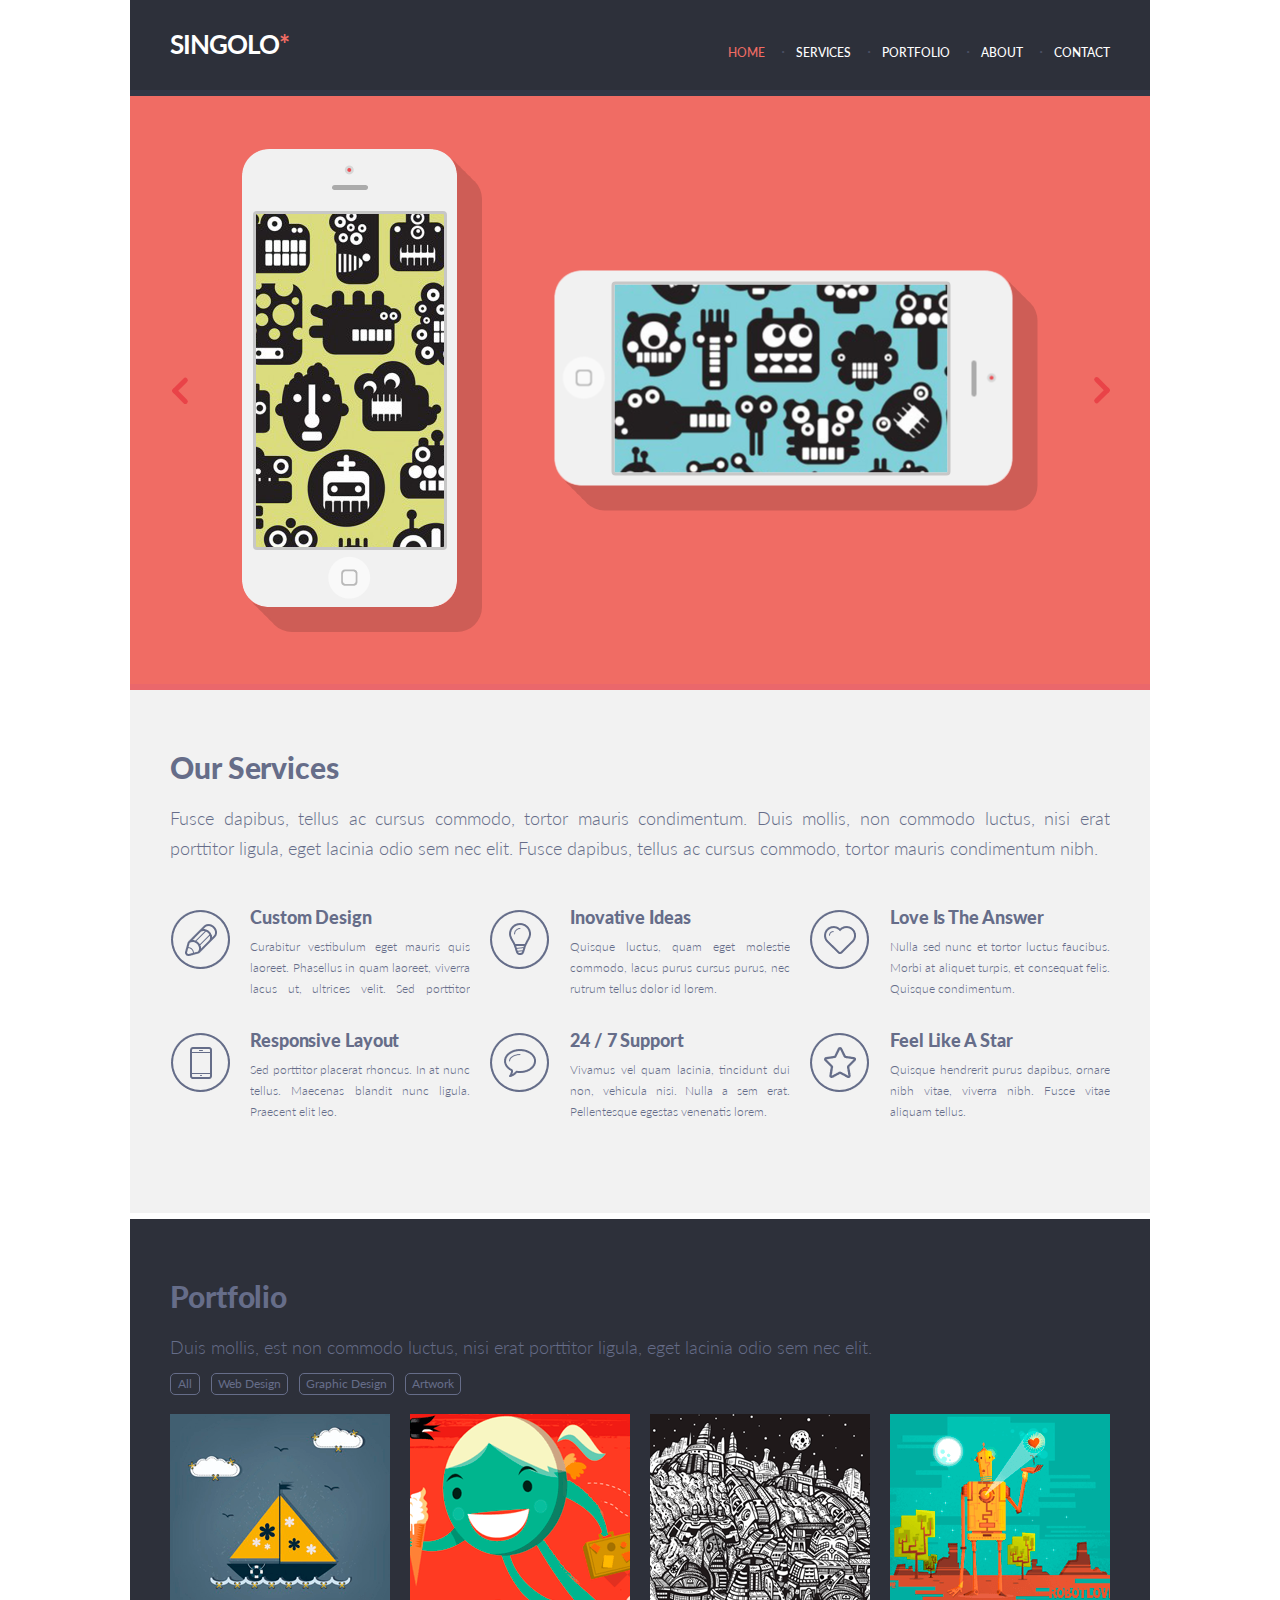
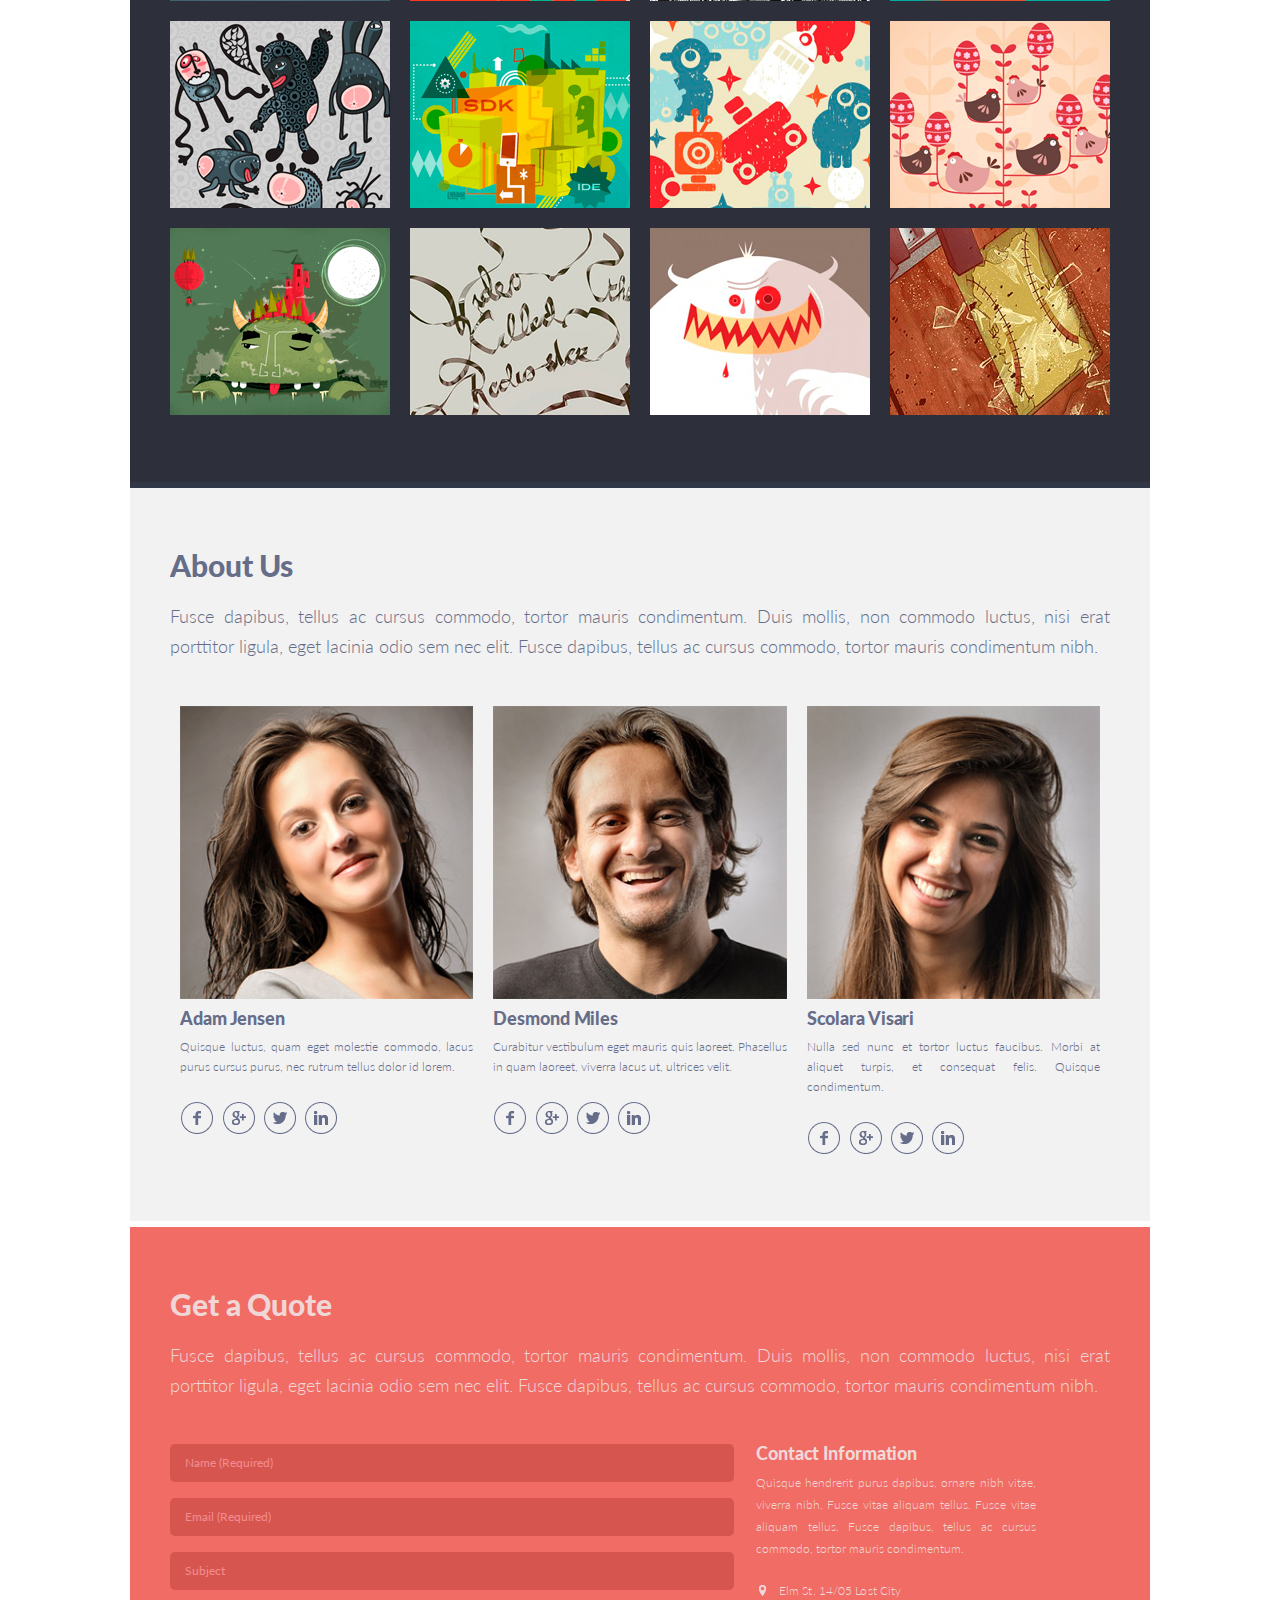
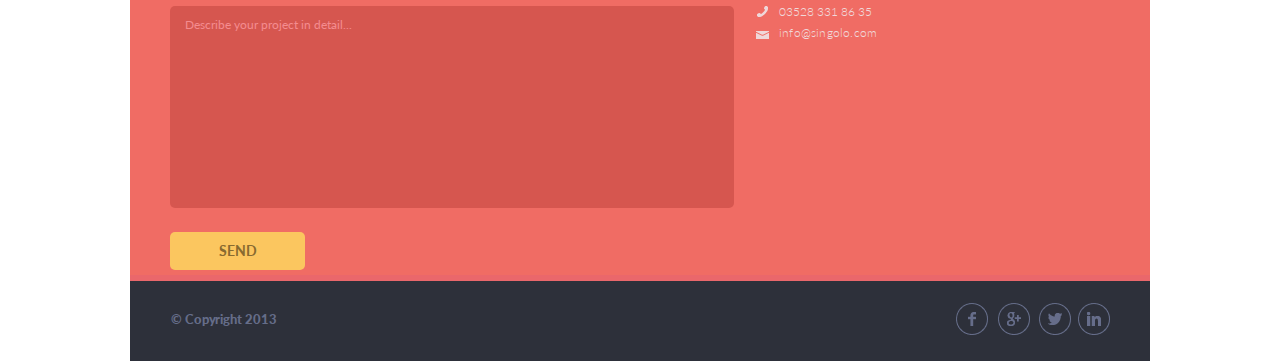
<file: index.html>
<!DOCTYPE html>
<html lang="en">

<head>
    <meta charset="UTF-8">
    <meta name="viewport" content="width=device-width, initial-scale=1.0">
    <title>Singolo</title>
    <link rel="stylesheet" href="style.css" type="text/css">
</head>

<body>
    <script src="script.js" type="text/javascript"></script>
    <div class="wrapper">
        <header class="header">
            <div class="logo_container">
                <div class="header_hanburger hamburger"><span class="hamburger_line"></span></div>
                <h1 class="logo" id="logo">Singolo<span>*</span></h1>
                <nav class="menu" id="menu">
                    <ul class="menu-list">
                        <li><a class="menu-item active" href="#logo">Home</a></li>
                        <li><a class="menu-item" href="#services">Services</a></li>
                        <li><a class="menu-item" href="#portfolio">Portfolio</a></li>
                        <li><a class="menu-item" href="#about">About</a></li>
                        <li><a class="menu-item" href="#contact">Contact</a></li>
                    </ul>
                </nav>
            </div>
        </header>

        <main class="main">
            <section class="slider-section">

                <div class="slider-arrow prev"></div>
                <ul class="slider-container">
                    <li class="slide-img frst showing">
                        <div class="border">
                            <div class="phone vertical">
                                <div class="screen"></div>
                                <div class="buttn"></div>
                            </div>
                            <div class="phone horizont">
                                <div class="screen"></div>
                                <div class="buttn"></div>
                            </div>
                        </div>
                    </li>
                    <li class="slide-img scnd">
                        <div class="phone vertical">
                            <div class="screen"></div>
                            <div class="buttn"></div>
                        </div>
                    </li>
                </ul>
                <div class="slider-arrow next"></div>
            </section>
            <section class="services">
                <div class="no-hover" id="services"></div>
                <div class="desc">
                    <h2>Our Services</h2>
                    <p>Fusce dapibus, tellus ac cursus commodo, tortor mauris condimentum. Duis mollis, non commodo luctus, nisi erat porttitor ligula, eget lacinia odio sem nec elit. Fusce dapibus, tellus ac cursus commodo, tortor mauris condimentum nibh.</p>
                </div>
                <div class="services_grid ">
                    <article class="grid-item art1 ">
                        <div class="desc">
                            <h3>Custom Design </h3>
                            <p>Curabitur vestibulum eget mauris quis laoreet. Phasellus in quam laoreet, viverra lacus ut, ultrices velit. Sed porttitor placerat rhoncus. In at nunc tellus. Maecenas blandit nunc ligula. </p>
                        </div>
                    </article>
                    <article class="grid-item art2 ">
                        <div class="desc">
                            <h3>Inovative Ideas</h3>
                            <p>Quisque luctus, quam eget molestie commodo, lacus purus cursus purus, nec rutrum tellus dolor id lorem.</p>
                        </div>
                    </article>
                    <article class="grid-item art3 ">
                        <div class="desc">
                            <h3>Love Is The Answer</h3>
                            <p>Nulla sed nunc et tortor luctus faucibus. Morbi at aliquet turpis, et consequat felis. Quisque condimentum.</p>
                        </div>
                    </article>
                    <article class="grid-item art4 ">
                        <div class="desc">
                            <h3>Responsive Layout</h3>
                            <p>Sed porttitor placerat rhoncus. In at nunc tellus. Maecenas blandit nunc ligula. Praecent elit leo.</p>
                        </div>
                    </article>
                    <article class="grid-item art5 ">
                        <div class="desc">
                            <h3>24 / 7 Support</h3>
                            <p>Vivamus vel quam lacinia, tincidunt dui non, vehicula nisi. Nulla a sem erat. Pellentesque egestas venenatis lorem.</p>
                        </div>
                    </article>
                    <article class="grid-item art6 ">
                        <div class="desc">
                            <h3>Feel Like A Star</h3>
                            <p>Quisque hendrerit purus dapibus, ornare nibh vitae, viverra nibh. Fusce vitae aliquam tellus.</p>
                        </div>
                    </article>
                </div>
            </section>
            <section class="portfolio ">
                <div class="no-hover" id="portfolio"></div>
                <div class="desc">
                    <h2>Portfolio</h2>
                    <p>Duis mollis, est non commodo luctus, nisi erat porttitor ligula, eget lacinia odio sem nec elit.</p>
                </div>
                <div class="filter-buttons">
                    <span class="button all">All</span>
                    <span class="button web-design">Web Design</span>
                    <span class="button graph-design">Graphic Design</span>
                    <span class="button art">Artwork</span>
                </div>
                <div class="grid">
                    <img class="gr gr1" src="assets/portfolio-1.png" alt="img_1">
                    <img class="gr gr2 " src="assets/portfolio-2.png" alt="img_2">
                    <img class="gr gr3 " src="assets/portfolio-3.png" alt="img_3">
                    <img class="gr gr4 " src="assets/portfolio-4.png" alt="img_4">
                    <img class="gr gr5 " src="assets/portfolio-5.png" alt="img_5">
                    <img class="gr gr6 " src="assets/portfolio-6.png" alt="img_6">
                    <img class="gr gr7 " src="assets/portfolio-7.png" alt="img_7">
                    <img class="gr gr8 " src="assets/portfolio-8.png" alt="img_8">
                    <img class="gr gr9 " src="assets/portfolio-9.png" alt="img_9">
                    <img class="gr gr10 " src="assets/portfolio-10.png" alt="img_10">
                    <img class="gr gr11 " src="assets/portfolio-11.png" alt="img_11">
                    <img class="gr gr12 " src="assets/portfolio-12.png" alt="img_12">

                    <img class="gr gr10 " src="assets/portfolio-10.png" alt="img_10">
                    <img class="gr gr11 " src="assets/portfolio-11.png" alt="img_11">
                    <img class="gr gr12 " src="assets/portfolio-12.png" alt="img_12">
                </div>
            </section>
            <section class="about_us">
                <div class="no-hover" id="about"></div>
                <div class="desc">
                    <h2>About Us</h2>
                    <p>Fusce dapibus, tellus ac cursus commodo, tortor mauris condimentum. Duis mollis, non commodo luctus, nisi erat porttitor ligula, eget lacinia odio sem nec elit. Fusce dapibus, tellus ac cursus commodo, tortor mauris condimentum nibh.</p>
                </div>
                <div class="grid">
                    <article class="grid-item gr1">
                        <img src="assets/photo3.png" alt="employee-1">
                        <div class="desc">
                            <h3>Adam Jensen</h3>
                            <p>Quisque luctus, quam eget molestie commodo, lacus purus cursus purus, nec rutrum tellus dolor id lorem.</p>
                        </div>
                        <div class="social">
                            <a class="fb" href="#fb"></a>
                            <a class="ggl" href="#ggl"></a>
                            <a class="twt" href="#twt"></a>
                            <a class="lin" href="#lin"></a>
                        </div>
                    </article>
                    <article class="grid-item gr2">
                        <img src="assets/photo1.png" alt="employee-2">
                        <div class="desc">
                            <h3>Desmond Miles</h3>
                            <p>Curabitur vestibulum eget mauris quis laoreet. Phasellus in quam laoreet, viverra lacus ut, ultrices velit.</p>
                        </div>
                        <div class="social">
                            <a class="fb" href="#fb"></a>
                            <a class="ggl" href="#ggl"></a>
                            <a class="twt" href="#twt"></a>
                            <a class="lin" href="#lin"></a>
                        </div>
                    </article>
                    <article class="grid-item gr3 ">
                        <img src="assets/photo.png" alt="employee-3">
                        <div class="desc">
                            <h3>Scolara Visari</h3>
                            <p>Nulla sed nunc et tortor luctus faucibus. Morbi at aliquet turpis, et consequat felis. Quisque condimentum.</p>

                        </div>
                        <div class="social">
                            <a class="fb" href="#fb"></a>
                            <a class="ggl" href="#ggl"></a>
                            <a class="twt" href="#twt"></a>
                            <a class="lin" href="#lin"></a>
                        </div>
                    </article>
                </div>
            </section>
            <section class="form">
                <div class="no-hover" id="contact"></div>
                <form name="singolo_form" action="/" method="POST ">
                    <div class="desc">
                        <h2>Get a Quote</h2>
                        <p>Fusce dapibus, tellus ac cursus commodo, tortor mauris condimentum. Duis mollis, non commodo luctus, nisi erat porttitor ligula, eget lacinia odio sem nec elit. Fusce dapibus, tellus ac cursus commodo, tortor mauris condimentum
                            nibh.
                        </p>
                    </div>
                    <div class="no-wrap">
                        <div class="inputs">
                            <input name="user_name" type="text" placeholder="Name (Required)" minlength="6" maxlength="255 " required>
                            <input name="user_email" type="mail " placeholder="Email (Required)" pattern="^([a-zA-Z0-9_\-\.]+)@([a-zA-Z0-9_\-\.]+)\.([a-zA-Z]{2,5})$" maxlength="255" minlength="6" required>
                            <input id="theme_subject" type="text" placeholder="Subject" minlength="6" maxlength="255">

                            <textarea id="textarea_details" placeholder="Describe your project in detail... " maxlength="615 "></textarea>
                            <input class="submit" name="submit_button" type="submit" value="SEND">
                            <div class="modal">
                                <p class="modal_text"></p>
                                <button class="close">Close</button>
                            </div>
                        </div>

                        <div class="contact_info">
                            <div class="desc">
                                <h3 id="contact">Contact Information</h3>
                                <p>Quisque hendrerit purus dapibus, ornare nibh vitae, viverra nibh. Fusce vitae aliquam tellus. Fusce vitae aliquam tellus. Fusce dapibus, tellus ac cursus commodo, tortor mauris condimentum.</p>
                            </div>
                            <div class="contact_links">
                                <a class="location" href="https://www.google.com/maps/@32.9987644,-15.6999934,5.25z ">Elm St. 14/05 Lost City</a>
                                <a class="contact_phone" href="tel:035983318635 ">03528 331 86 35</a>
                                <a class="contact_mail" href="mailto:info@singolo.com">info@singolo.com</a>
                            </div>

                        </div>
                    </div>
                </form>
            </section>
        </main>

        <footer class="footer">
            <span class="copyright">© Copyright 2013 </span>
            <div class="social">
                <a class="fb" href="#fb"></a>
                <a class="ggl" href="#ggl"></a>
                <a class="twt" href="#twt"></a>
                <a class="lin" href="#lin"></a>
            </div>
        </footer>
    </div>

</body>

</html>
</file>
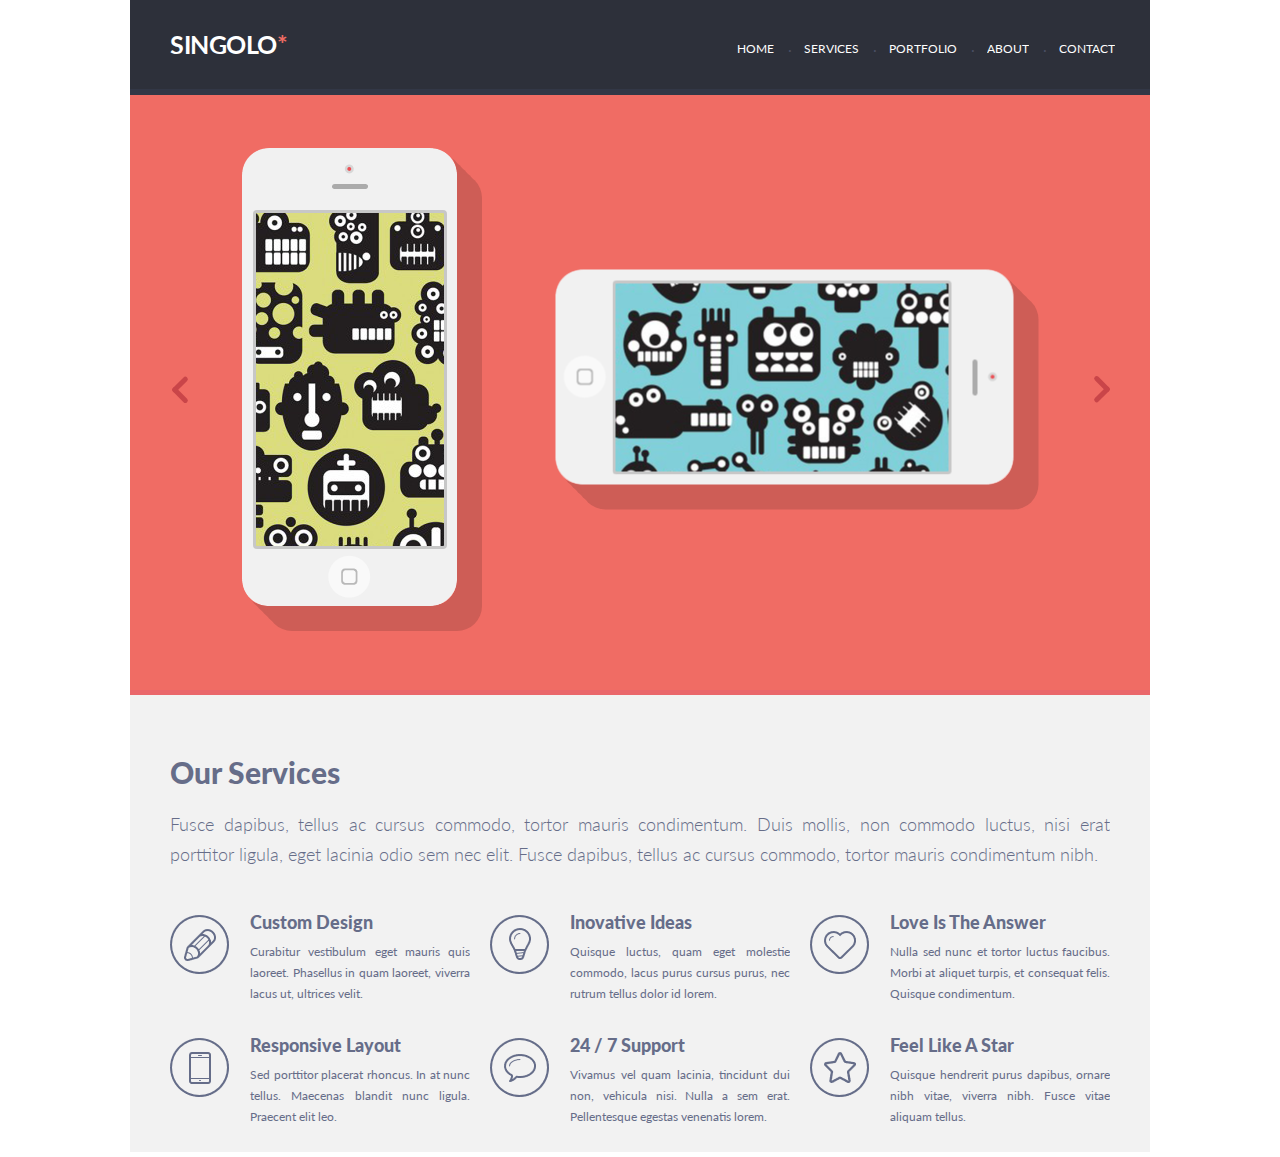
<file: singolo1.html>
<!DOCTYPE html>
<html lang="en">

<head>
    <meta charset="UTF-8">
    <meta name="viewport" content="width=device-width, initial-scale=1.0">
    <title>Singolo1</title>
    <link rel="stylesheet" href="singolo1.css" type="text/css">
</head>

<body>
    <header class="header">
        <h1 class="logo" id="logo">Singolo<span>*</span></h1>
        <nav class="menu">
            <ul class="menu-list">
                <li class="menu-item"><a href="">Home</a></li>
                <li class="menu-item"><a href="">Services</a></li>
                <li class="menu-item"><a href="">Portfolio</a></li>
                <li class="menu-item"><a href="">About</a></li>
                <li class="menu-item"><a href="">Contact</a></li>
            </ul>
        </nav>
    </header>

    <main class="main">
        <section class="slider">
            <div class="slider-arrow back"></div>
            <div class="img-slide phone vertical">
                <div class="screen"></div>
            </div>
            <div class="img-slide phone horizont">
                <div class="screen"></div>
            </div>
            <div class="slider-arrow ahead"></div>
        </section>
        <section class="desc" id="description">
            <h1>Our Services</h1>
            <p>Fusce dapibus, tellus ac cursus commodo, tortor mauris condimentum. Duis mollis, non commodo luctus, nisi erat porttitor ligula, eget lacinia odio sem nec elit. Fusce dapibus, tellus ac cursus commodo, tortor mauris condimentum nibh.
            </p>
        </section>
        <section class="grid" id="grid">
            <article class="grid-item art1">
                <h2>Custom Design </h2>
                <p>Curabitur vestibulum eget mauris quis laoreet. Phasellus in quam laoreet, viverra lacus ut, ultrices velit.</p>

            </article>
            <article class="grid-item art2">
                <h2>Inovative Ideas</h2>
                <p>Quisque luctus, quam eget molestie commodo, lacus purus cursus purus, nec rutrum tellus dolor id lorem.</p>
            </article>
            <article class="grid-item art3">
                <h2>Love Is The Answer</h2>
                <p>Nulla sed nunc et tortor luctus faucibus. Morbi at aliquet turpis, et consequat felis. Quisque condimentum.</p>
            </article>
            <article class="grid-item art4">
                <h2>Responsive Layout</h2>
                <p>Sed porttitor placerat rhoncus. In at nunc tellus. Maecenas blandit nunc ligula. Praecent elit leo.</p>
            </article>
            <article class="grid-item art5">
                <h2>24 / 7 Support</h2>
                <p>Vivamus vel quam lacinia, tincidunt dui non, vehicula nisi. Nulla a sem erat. Pellentesque egestas venenatis lorem.</p>
            </article>
            <article class="grid-item art6">
                <h2>Feel Like A Star</h2>
                <p>Quisque hendrerit purus dapibus, ornare nibh vitae, viverra nibh. Fusce vitae aliquam tellus.</p>
            </article>
        </section>
    </main>

    <footer class="footer"></footer>
</body>


</html>
</file>
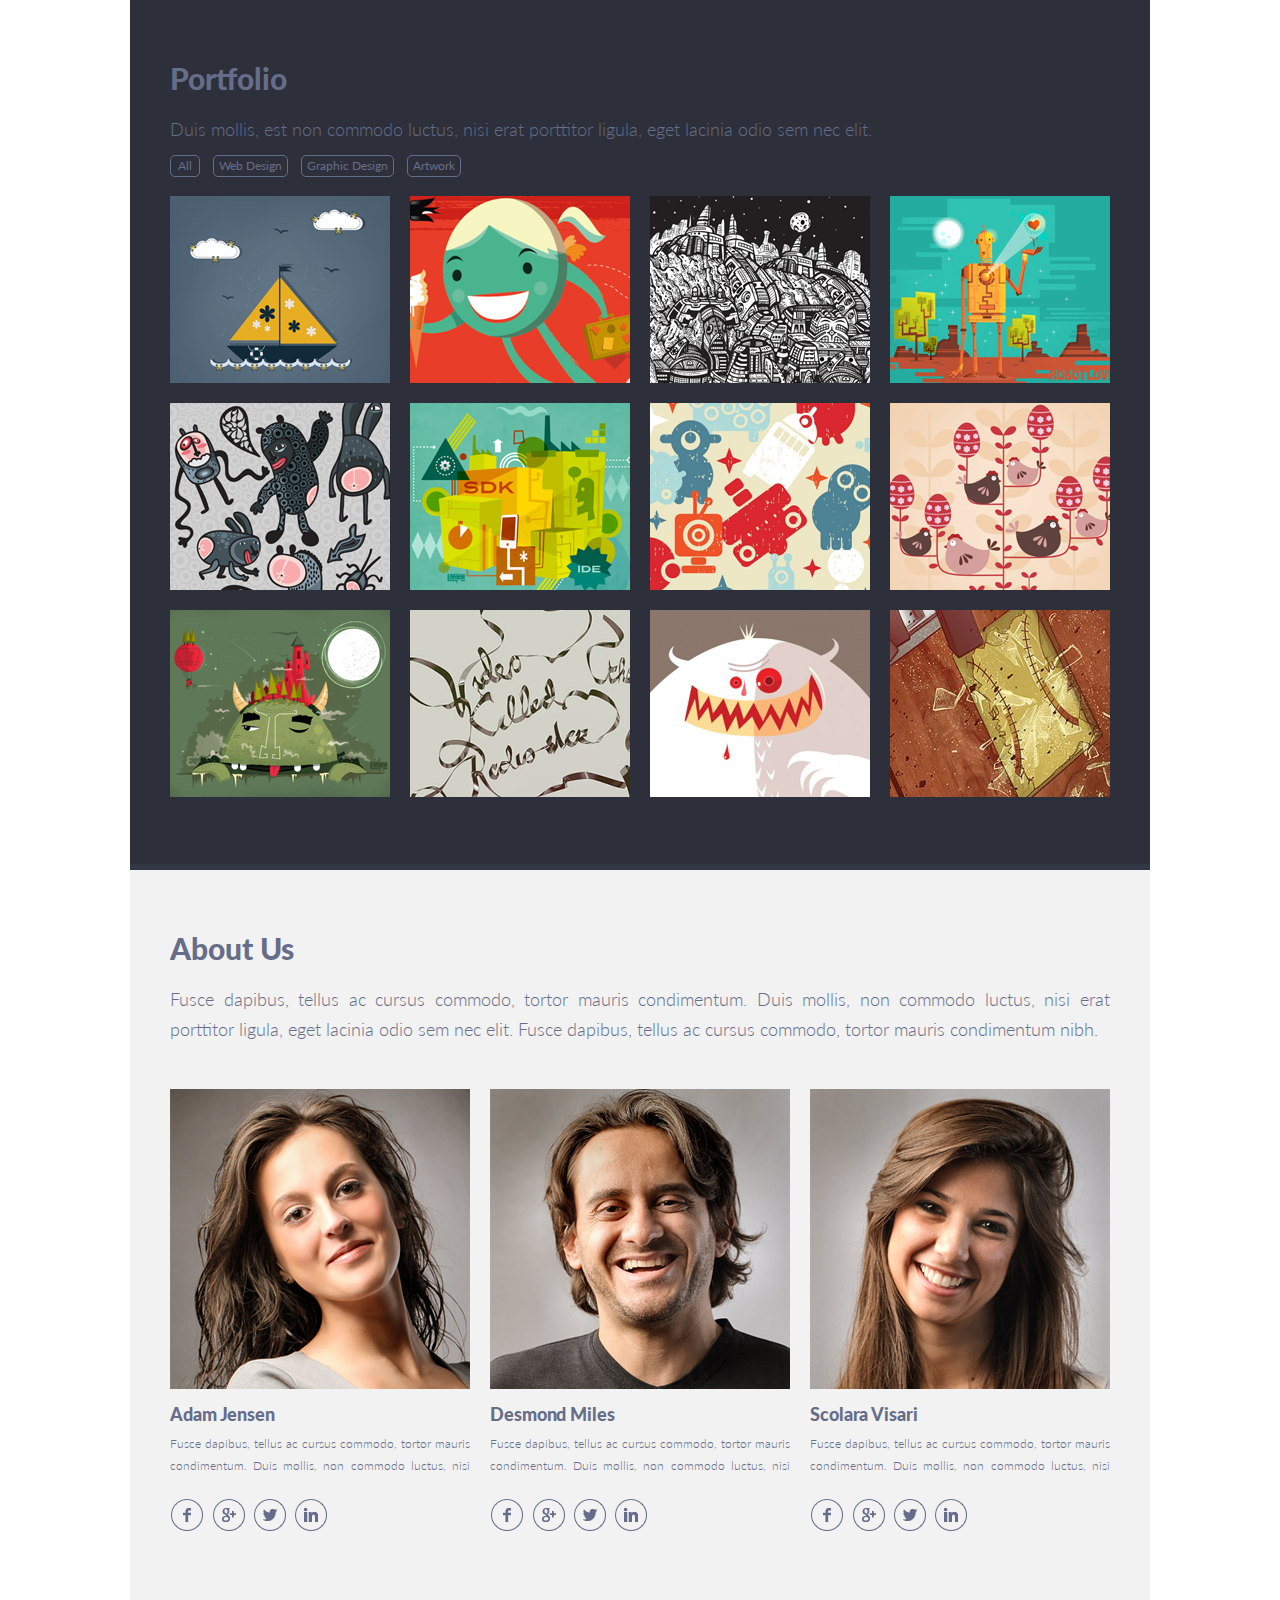
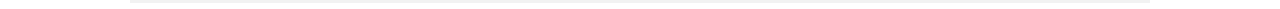
<file: singolo2.html>
<!DOCTYPE html>
<html lang="en">

<head>
    <meta charset="UTF-8">
    <meta name="viewport" content="width=device-width, initial-scale=1.0">
    <title>Singolo2</title>
    <link rel="stylesheet" type="text/css" href="singolo2.css" />
</head>

<body>
    <section class="portfolio">
        <h2>Portfolio</h2>
        <p>Duis mollis, est non commodo luctus, nisi erat porttitor ligula, eget lacinia odio sem nec elit.</p>
        <div class="filter-buttons">
            <span class="button all">All</span>
            <span class="button web-design">Web Design</span>
            <span class="buttongraph-design">Graphic Design</span>
            <span class="button art">Artwork</span>
        </div>
        <div class="grid">
            <div class="gr1"></div>
            <div class="gr2"></div>
            <div class="gr3"></div>
            <div class="gr4"></div>
            <div class="gr5"></div>
            <div class="gr6"></div>
            <div class="gr7"></div>
            <div class="gr8"></div>
            <div class="gr9"></div>
            <div class="gr10"></div>
            <div class="gr11"></div>
            <div class="gr12"></div>
        </div>
    </section>
    <section class="about_us">
        <h2>About Us</h2>
        <p>Fusce dapibus, tellus ac cursus commodo, tortor mauris condimentum. Duis mollis, non commodo luctus, nisi erat porttitor ligula, eget lacinia odio sem nec elit. Fusce dapibus, tellus ac cursus commodo, tortor mauris condimentum nibh.</p>
        <div class="grid">
            <article class="grid-item gr1">
                <h3>Adam Jensen</h3>
                <p>Fusce dapibus, tellus ac cursus commodo, tortor mauris condimentum. Duis mollis, non commodo luctus, nisi erat porttitor ligula, eget lacinia odio sem nec elit. Fusce dapibus, tellus ac cursus commodo, tortor mauris condimentum nibh.</p>
                <div class="social">
                    <a class="fb" href="#fb"></a>
                    <a class="ggl" href="#ggl"></a>
                    <a class="twt" href="#twt"></a>
                    <a class="lin" href="#lin"></a>
                </div>
            </article>
            <article class="grid-item gr2">
                <h3>Desmond Miles</h3>
                <p>Fusce dapibus, tellus ac cursus commodo, tortor mauris condimentum. Duis mollis, non commodo luctus, nisi erat porttitor ligula, eget lacinia odio sem nec elit. Fusce dapibus, tellus ac cursus commodo, tortor mauris condimentum nibh.</p>
                <div class="social">
                    <a class="fb" href="#fb"></a>
                    <a class="ggl" href="#ggl"></a>
                    <a class="twt" href="#twt"></a>
                    <a class="lin" href="#lin"></a>
                </div>
            </article>
            <article class="grid-item gr3">
                <h3>Scolara Visari</h3>
                <p>Fusce dapibus, tellus ac cursus commodo, tortor mauris condimentum. Duis mollis, non commodo luctus, nisi erat porttitor ligula, eget lacinia odio sem nec elit. Fusce dapibus, tellus ac cursus commodo, tortor mauris condimentum nibh.</p>
                <div class="social">
                    <a class="fb" href="#fb"></a>
                    <a class="ggl" href="#ggl"></a>
                    <a class="twt" href="#twt"></a>
                    <a class="lin" href="#lin"></a>
                </div>
            </article>
        </div>
    </section>
</body>

</html>
</file>
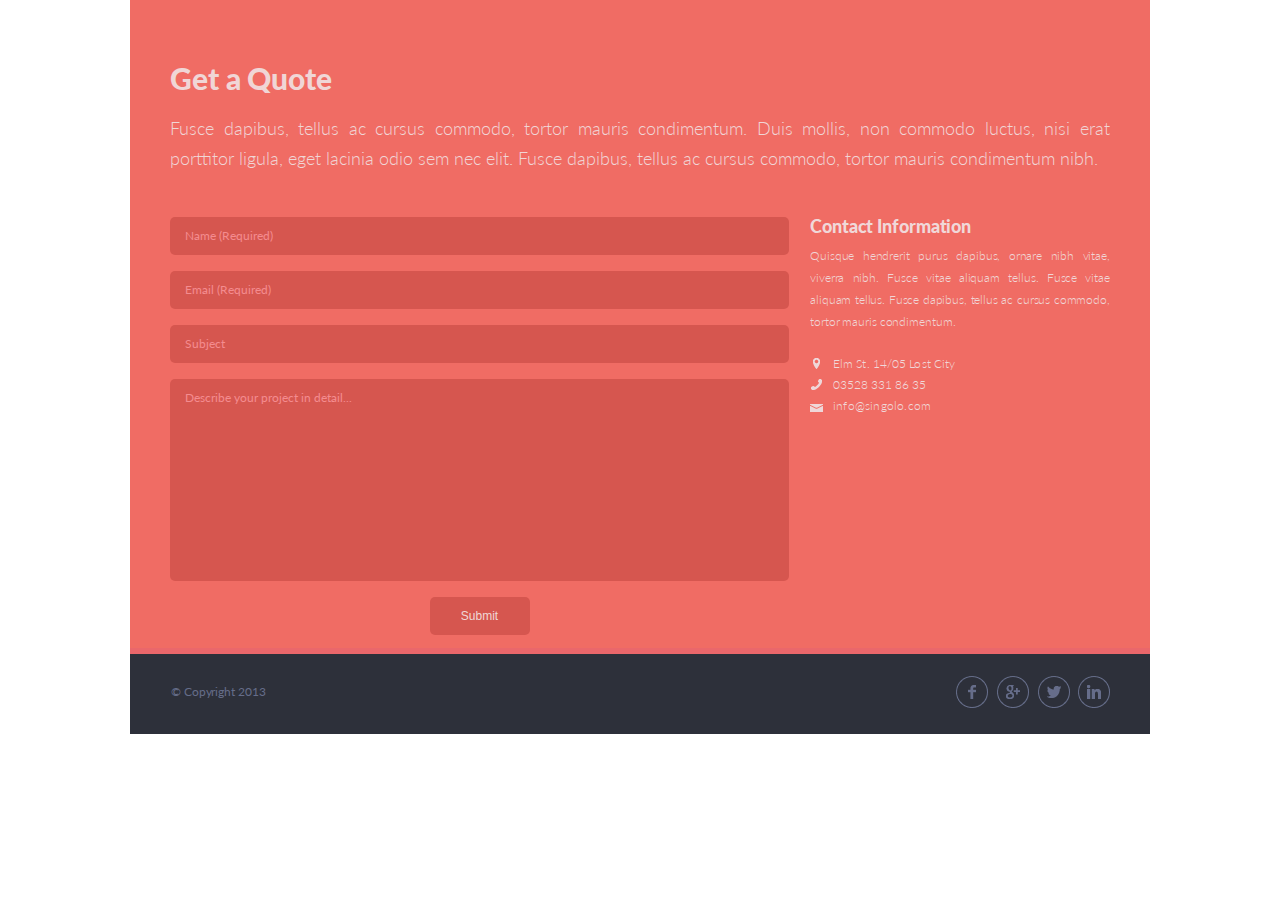
<file: singolo3.html>
<!DOCTYPE html>
<html lang="en">

<head>
    <meta charset="UTF-8">
    <meta name="viewport" content="width=device-width, initial-scale=1.0">
    <title>Singolo3</title>
    <link rel="stylesheet" type="text/css" href="singolo3.css">
</head>

<body>
    <form name="singolo_form" action="URL" method="POST">

        <div class="form_desc">
            <h2>Get a Quote</h2>
            <p>Fusce dapibus, tellus ac cursus commodo, tortor mauris condimentum. Duis mollis, non commodo luctus, nisi erat porttitor ligula, eget lacinia odio sem nec elit. Fusce dapibus, tellus ac cursus commodo, tortor mauris condimentum nibh.</p>

        </div>
        <div class="inputs">
            <input name="user_name" type="text" placeholder="Name (Required)" maxlength="64" required>
            <input name="user_email" type="mail" placeholder="Email (Required)" maxlength="64" required>
            <input name="theme_subject" type="text" placeholder="Subject" maxlength="64">

            <textarea name="textarea_details" placeholder="Describe your project in detail..." maxlength="255"></textarea>
            <input class="submit" name="submit_button" type="submit" value="Submit">
        </div>

        <aside class="contact_info">
            <h3>Contact Information</h3>
            <p>Quisque hendrerit purus dapibus, ornare nibh vitae, viverra nibh. Fusce vitae aliquam tellus. Fusce vitae aliquam tellus. Fusce dapibus, tellus ac cursus commodo, tortor mauris condimentum.</p>



            <div class="contact_links">
                <a class="location" href="https://www.google.com/maps/@32.9987644,-15.6999934,5.25z">Elm St. 14/05 Lost City</a>
                <a class="contact_phone" href="tel:035983318635">03528 331 86 35</a>
                <a class="contact_mail" href="mailto:info@singolo.com">info@singolo.com</a>
            </div>
        </aside>

    </form>
    <footer>
        <p>© Copyright 2013</p>
        <div class="social">
            <a class="fb" href="#fb"></a>
            <a class="ggl" href="#ggl"></a>
            <a class="twt" href="#twt"></a>
            <a class="lin" href="#lin"></a>
        </div>
    </footer>

</body>

</html>
</file>
<file: style.css>
@import url('https://fonts.googleapis.com/css?family=Lato:300,400,500,600,700,800,900&display=swap');
 /* @font-face {
    font-family: 'Lato';
    src: url('Lato-Regular.ttf') format('truetype'), url('Lato-Light.ttf') format('truetype'), url('Lato-Bold.ttf') format('truetype'), url('Lato-Thin.ttf') format('truetype'), url('Lato-Black.ttf') format('truetype');
} */
 
 * {
     margin: 0;
     padding: 0;
 }
 
 body {
     font-family: 'Lato', sans-serif;
     font-size: 18px;
 }
 
 body.blocked {
     overflow: hidden;
 }
 
 h1,
 h2,
 h3 {
     letter-spacing: -0.1px;
     white-space: nowrap;
     scroll-margin-top: 8rem;
 }
 
 .header {
     position: sticky;
     /* position: relative; */
     top: 0;
     z-index: 6;
     background: #2D303A;
     border-bottom: 6px solid #323746;
     text-transform: uppercase;
     width: 100%;
     text-align: left;
     padding: 29px 40px;
 }
 
 .main {
     color: #666D89;
     background: #F2F2F2;
     width: 100%;
     text-align: justify;
 }
 
 .header,
 .main,
 .footer {
     /* overflow: hidden; */
     box-sizing: border-box;
 }
 
 .wrapper {
     position: relative;
     width: 100%;
     height: 100%;
     width: 1020px;
     margin: 0 auto;
 }
 /* Logo */
 
 .logo {
     display: inline-block;
     color: #FFFFFF;
     font-size: 26px;
     font-weight: 700;
     line-height: 31px;
     letter-spacing: -1px;
     color: #FFFFFF;
 }
 
 .logo span {
     color: #F06C64;
 }
 
 .logo_container {
     display: flex;
     width: 100%;
     justify-content: space-between;
 }
 /* Menu */
 
 .menu {
     float: right;
     max-width: 400px;
     margin: 10px 0 0 0;
 }
 
 .menu li {
     position: relative;
     display: inline-block;
     list-style-type: none;
 }
 
 .menu li:last-child {
     margin-right: 0px;
 }
 
 .menu li:not(:first-child)::before {
     content: ".";
     position: relative;
     bottom: 4px;
     color: #494e62;
     margin: auto 11px;
 }
 
 .menu-item {
     display: inline-block;
     font-size: 12px;
     line-height: 12px;
     color: #FFFFFF;
     text-decoration: none;
     max-width: 150px;
     font-weight: 500;
     margin-top: 4px;
 }
 
 .menu-item:hover {
     color: #F06C64;
 }
 
 .menu,
 .menu-item {
     white-space: nowrap;
     /* overflow: hidden; */
 }
 
 .menu .active {
     color: #F06C64;
 }
 
 .hamburger_line,
 .hamburger::after,
 .hamburger::before {
     content: "";
     display: inline-block;
     position: absolute;
     background: #ffffff;
     border-radius: 5px;
     height: 2px;
     width: 100%;
     left: 0;
 }
 
 .hamburger {
     display: none;
     position: relative;
     width: 25px;
     height: 20px;
     z-index: 10;
     transition: all 0.5s ease-out;
     cursor: pointer;
     left: -8px;
     top: 0px;
 }
 
 .hamburger::before {
     top: 0;
 }
 
 .hamburger::after {
     bottom: 0;
 }
 
 .hamburger .hamburger_line {
     top: calc( 50% - 1px);
 }
 
 .hamburger.active {
     transform: rotate(90deg);
 }
 
 @media (max-width: 767px) {
     .hamburger {
         display: inline-block;
     }
     .header .menu {
         position: absolute;
         display: block;
         width: 100vh;
         height: 100vh;
         top: -10px;
         left: -30px;
         /* overflow: hidden; */
         z-index: 9;
     }
     .header .menu.active .menu-list {
         position: relative;
         height: 100%;
         width: 100%;
         padding: 220px 0 0 15%;
         width: 74%;
         background: #2D303A;
         box-shadow: 200px -40px 1000px rgba(0, 0, 0, 1);
         z-index: 9;
     }
     .header .menu:not(.active) {
         display: none;
     }
     .menu .menu-list li {
         display: none;
     }
     .menu-list li a {
         font-size: 23px;
         font-weight: 600;
         line-height: 3rem;
     }
     .menu.active .menu-list li {
         display: block;
         overflow: auto;
         text-align: left;
         font-size: 24px;
         margin-left: 43px;
     }
     .menu.active .menu-list li::before,
     .menu.active .menu-list li::after {
         display: none;
     }
 }
 /* Slider phone */
 
 .slider-section {
     position: relative;
     width: 100%;
     height: auto;
 }
 
 .slider-container {
     height: 594px;
     position: relative;
     display: flex;
     width: 100%;
     background: #648bf0;
     list-style-type: none;
     overflow: hidden;
 }
 
 .slide-img {
     position: relative;
     border-bottom: 6px solid #EA676B;
     box-sizing: border-box;
     padding: 53px 0 8.137vw;
     left: 0px;
     width: 0;
     opacity: 0;
     z-index: 1;
     flex-shrink: 0;
 }
 
 .showing {
     opacity: 1;
     transition: opacity 1s;
     z-index: 2;
     width: 100%;
 }
 
 .frst {
     height: 100%;
     background: #F06C64;
 }
 
 .scnd {
     background: no-repeat #6b8cf3 center;
     background-image: url('assets/Slide-2.png');
 }
 
 .phone {
     position: relative;
 }
 
 .vertical.phone {
     position: absolute;
 }
 
 .frst .phone {
     border-radius: 25px;
     width: 215px;
     height: 458px;
     background: url("assets/phone-shell.png") no-repeat;
 }
 
 .scnd .phone {
     border-radius: 27px;
     width: 230px;
     height: 486px;
 }
 
 .frst .phone.vertical {
     left: 11%;
     box-shadow: 25px 25px #ce5d56, 20px 20px #ce5d56, 15px 15px #ce5d56, 10px 10px #ce5d56, 5px 5px #ce5d56;
 }
 
 .scnd .phone.vertical {
     position: relative;
     margin: 0 auto;
 }
 
 .frst .horizont.phone {
     transform: rotate(90deg);
     left: calc(11% + 21% + 21.5%);
     box-shadow: 25px -25px #ce5d56, 20px -20px #ce5d56, 15px -15px #ce5d56, 10px -10px #ce5d56, 5px -5px #ce5d56;
 }
 
 .screen {
     position: absolute;
     top: 62px;
     left: 11px;
     overflow: hidden;
     box-sizing: border-box;
     z-index: 5;
     cursor: pointer;
 }
 
 .frst .screen {
     width: 194px;
     height: 339px;
     border: 3px solid #c7c7c7;
     border-radius: 4px;
 }
 
 .scnd .vertical .screen {
     background-image: none;
     top: 56px;
     left: 3px;
     width: 200px;
     height: 354px;
     height: 354px;
 }
 
 .vertical .screen {
     background: url("assets/green-screen.png") -14px -116px;
 }
 
 .horizont .screen {
     background: url("assets/blue-screen.png") -119px -122px;
 }
 
 .screen.black {
     background: black;
     transition: .5s;
 }
 
 .buttn {
     position: absolute;
     left: 84px;
     bottom: 10px;
     width: 40px;
     height: 40px;
     width: 3.922vw;
     border-radius: 50%;
 }
 
 .buttn:hover {
     cursor: pointer;
 }
 /* Slider arrow */
 
 .slider-arrow {
     position: absolute;
     top: 287px;
     width: 20px;
     height: 5px;
     background: #E94348;
     border-radius: 6px;
     z-index: 5;
 }
 
 .slider-arrow::after {
     content: "";
     height: 20px;
     width: 5px;
     position: absolute;
     background: #E94348;
     border-radius: 6px;
 }
 
 .slider-arrow.prev {
     transform: translateX(40px) rotate(-45deg);
 }
 
 .slider-arrow.next {
     transform: rotate(135deg);
     top: 297px;
     right: 38px;
 }
 
 .slider-arrow:hover,
 .slider-arrow:hover::after {
     cursor: pointer;
     background: #c94549;
 }
 /*  Sections common */
 
 h2 {
     /* margin-top: 62px; */
     margin-bottom: 20px;
     font-size: 30px;
     line-height: 31px;
     font-weight: 900;
 }
 
 h3 {
     font-size: 18px;
     line-height: 18px;
     font-weight: 900;
     margin-bottom: 10px;
 }
 
 .no-hover {
     position: relative;
     top: -110px;
 }
 
 .portfolio,
 .about_us,
 .services,
 .form {
     padding: 62px 40px;
     font-size: 18px;
     text-align: justify;
     font-weight: 300;
     line-height: 30px;
     overflow: hidden;
     box-sizing: border-box;
 }
 
 .desc {
     overflow: hidden;
 }
 
 .services .services_grid .desc {
     max-height: calc(3*21px + 18px + 10px);
 }
 
 .form .contact_info .desc {
     max-height: calc(4*22px + 18px + 20px);
 }
 /*  Services  */
 
 .services {
     border-bottom: 6px solid #ffffff;
 }
 /* Servises Grid */
 
 .services_grid {
     position: relative;
     margin-top: 45px;
     display: grid;
     grid-gap: 3px 20px;
     grid-template: repeat(2, 120px) / repeat(3, 3fr);
     grid-template-areas: "art1 art2 art3" "art4 art5 art6";
 }
 
 .services_grid,
 .grid-item {
     overflow: hidden;
 }
 
 .art1 {
     grid-area: art1;
 }
 
 .art2 {
     grid-area: art2;
 }
 
 .art3 {
     grid-area: art3;
 }
 
 .art4 {
     grid-area: art4;
 }
 
 .art5 {
     grid-area: art5;
 }
 
 .art6 {
     grid-area: art6;
 }
 
 .services_grid .grid-item {
     position: relative;
     padding-left: calc(59px + 21px);
     font-size: 12px;
     line-height: 21px;
 }
 
 .services_grid .grid-item::before {
     position: absolute;
     width: 60px;
     height: 60px;
     top: 1px;
     left: 0px;
 }
 
 .art1::before {
     content: "";
     background: url("assets/sprite_icons.png") -169px -9px;
 }
 
 .art2::before {
     content: "";
     background: url("assets/sprite_icons.png") -89px -88px;
 }
 
 .art3::before {
     content: "";
     background: url("assets/sprite_icons.png") -10px -9px;
 }
 
 .art4::before {
     content: "";
     background: url("assets/sprite_icons.png") -169px -88px;
 }
 
 .art5::before {
     content: "";
     background: url("assets/sprite_icons.png") -10px -88px;
 }
 
 .art6::before {
     content: "";
     background: url("assets/sprite_icons.png") -90px -9px;
 }
 /*  Portfolio  */
 
 .portfolio {
     background: #2d303a;
     border-bottom: 6px solid #323746;
 }
 
 .filter-buttons .button {
     display: inline-block;
     border: 1px solid #666d89;
     border-radius: 5px;
     margin: 11px 3px;
     padding: 0 6px;
     line-height: 20px;
     font-size: 12px;
     font-weight: 400;
     overflow: hidden;
     white-space: nowrap;
     box-sizing: border-box;
 }
 
 .button:hover,
 .filter-buttons .active {
     color: white;
     border: 1px solid white;
     cursor: pointer;
 }
 
 .filter-buttons .button.all {
     margin-left: 0px;
     padding: 0 7px;
 }
 /*  Portfolio FlexGrid  */
 
 .portfolio .grid {
     display: flex;
     flex-wrap: wrap;
     justify-content: center;
     margin-bottom: -15px;
 }
 
 .portfolio .gr {
     width: 220px;
     margin: 0 20px 20px 0;
     line-height: 0;
 }
 
 .portfolio .gr:nth-child(n+13) {
     display: none;
 }
 
 .gr {
     cursor: pointer;
 }
 
 .gr.active {
     box-shadow: #F06C64 0px 0px 0px 5px;
 }
 /*  About Us  */
 
 .about_us {
     background: #f2f2f2;
     border-bottom: 6px solid #ffffff;
 }
 /*  About Us Grid  */
 
 .about_us .grid h3 {
     margin: 10px 0;
 }
 
 .about_us .grid p {
     line-height: 20px;
     font-size: 12px;
     overflow: hidden;
 }
 
 .about_us .grid {
     display: flex;
     flex-wrap: wrap;
     margin-top: 45px;
     overflow: hidden;
 }
 
 .about_us .grid-item {
     flex: 1 0 30%;
     margin: 0 10px;
 }
 
 .about_us .grid-item img {
     display: block;
     width: 100%;
 }
 /* Social */
 
 .social {
     margin-top: 25px;
     line-height: 20px;
     white-space: nowrap;
     overflow: hidden;
     box-sizing: border-box;
 }
 
 .social a {
     display: inline-block;
     height: 34px;
     width: 34px;
     margin: 0px 1px;
 }
 
 .social a:hover {
     cursor: pointer;
     transform: scaleX(1.07);
 }
 
 .social .fb {
     background: url("assets/sprite_social.png") -11px -11px no-repeat;
 }
 
 .social .ggl {
     background: url("assets/sprite_social.png") -64px -11px no-repeat;
 }
 
 .social .twt {
     background: url("assets/sprite_social.png") -64px -65px no-repeat;
 }
 
 .social .lin {
     background: url("assets/sprite_social.png") -10px -65px no-repeat;
 }
 /*  Form  */
 
 .form {
     position: relative;
     background: #f06c64;
     color: #F0D6D6;
     border-bottom: 6px solid #ea676b;
     padding-bottom: 5px;
 }
 
 @-moz-document url-prefix() {
     .form {
         padding-bottom: 9px;
     }
 }
 
 .no-wrap {
     margin-top: 44px;
     white-space: nowrap;
 }
 
 .inputs,
 .contact_info {
     display: inline-block;
     vertical-align: top;
     white-space: normal;
 }
 
 .inputs {
     width: 60%;
 }
 
 .contact_info {
     margin-left: 17px;
     width: 40%;
     max-width: 300px;
     font-size: 12px;
 }
 
 .inputs input,
 .inputs textarea {
     display: inline-block;
     font-size: 12px;
     line-height: 38px;
     background: #D6564F;
     border: none;
     border-radius: 5px;
     color: #F0D6D6;
     margin-bottom: 16px;
     padding: 0 15px;
     width: 100%;
     box-sizing: border-box;
 }
 
 .inputs textarea {
     resize: none;
     height: 202px;
     min-height: 202px;
     font-family: 'Lato', sans-serif;
     overflow: hidden;
 }
 
 .inputs input::-webkit-input-placeholder,
 .inputs textarea::-webkit-input-placeholder {
     font-family: 'Lato', sans-serif;
     color: #f48c8f;
 }
 
 .inputs input::placeholder,
 .inputs textarea::placeholder {
     font-family: 'Lato', sans-serif;
     color: #f48c8f;
 }
 
 input.submit {
     font-family: 'Lato', sans-serif;
     font-size: 14px;
     width: 135px;
     text-align: center;
     margin: 0;
     color: #886A30;
     font-weight: bold;
     background: #FBC65F;
     cursor: pointer;
 }
 
 input.submit:hover {
     background: #FBC65F;
     box-shadow: inset 0px 0px 3px 2px #D6564F;
     box-sizing: border-box;
 }
 
 .contact_info h3 {
     color: #f0d8d9;
 }
 
 .contact_info p {
     line-height: 22px;
     margin-right: 20px;
 }
 
 .contact_links {
     position: relative;
     margin-top: 20px;
 }
 
 .contact_links a {
     display: block;
     line-height: 21px;
     text-decoration: none;
     color: #f0d8d9;
     text-align: left;
 }
 
 .contact_links a::before {
     display: inline-block;
     content: "";
     height: 16px;
     width: 15px;
     margin-right: 8px;
     vertical-align: middle;
 }
 
 a.location::before {
     background: url("assets/sprite_contacts.png") -7px -40px no-repeat;
 }
 
 a.contact_phone::before {
     background: url("assets/sprite_contacts.png") -9px -9px no-repeat;
 }
 
 a.contact_mail::before {
     background: url("assets/sprite_contacts.png") -41px -5px no-repeat;
 }
 
 .contact_links a.location {
     letter-spacing: 0.1px;
 }
 
 .contact_links a.contact_phone {
     letter-spacing: 0px;
 }
 
 .contact_links a.contact_mail {
     letter-spacing: 0.2px;
 }
 /* Modal */
 
 .modal {
     position: fixed;
     display: none;
     top: 30%;
     left: 40%;
     line-height: 1em;
     color: #D6564F;
     background-color: #FBC65F;
     border-radius: 10px;
     padding: 10px;
     z-index: 10;
 }
 
 .modal__text {
     margin: 0;
     padding: 10px 5px;
     line-height: 1em;
     overflow: auto;
 }
 
 .modal .close {
     display: block;
     left: 30px;
 }
 /* Footer */
 
 footer {
     position: relative;
     height: 80px;
     background: #2d303a;
     font-size: 13px;
     font-weight: 900;
     padding: 30px 41px;
     color: #656d89;
 }
 
 footer .copyright {
     display: inline-block;
     letter-spacing: -0.1px;
 }
 
 footer .social {
     position: absolute;
     right: 38px;
     top: -3px;
 }
 
 footer .social a:not(:last-child) {
     margin-left: 3px;
 }
 /* Responsive */
 
 @media (min-width: 1020px) {
     .portfolio .grid {
         flex: 1 0 23%;
         /* width: 23%; */
     }
     .portfolio .gr:nth-child(4n) {
         margin-right: 0px;
     }
 }
 
 @media (min-width: 768px) and (max-width: 1019px) {
     .wrapper {
         width: 100%;
     }
     .frst .phone.vertical {
         left: 11%;
         transform: scale(0.75);
     }
     .frst .horizont.phone {
         left: calc(11% + 21% + 21.5%);
         transform: scale(0.75) rotate(90deg);
     }
     .slider-container {
         height: 594px;
     }
     .slide-img.scnd {
         transform: scale(0.75);
         width: 200%;
         left: -50%;
         border: none;
     }
     .services_grid {
         grid-template: repeat(2, 120px) / repeat(2, 2fr);
         grid-template-areas: "art1 art2 " "art3 art4 " "art5 art6";
         grid-gap: 3px 55px;
     }
     .portfolio .gr {
         flex: 1 0 30%;
         width: 30%;
         margin: 0 20px 20px 0;
     }
     .portfolio .gr:nth-child(3n) {
         margin-right: 0;
     }
 }
 
 @media (min-width: 375px) and (max-width: 767px) {
     .wrapper {
         width: 100%;
     }
     .portfolio,
     .about_us,
     .services,
     .form {
         padding: 40px 30px;
     }
     header.header {
         padding: 24px 30px;
         text-align: center;
     }
     .logo {
         font-size: 20px;
         margin: 0 auto;
     }
     .slide-img {
         margin: 0 auto;
     }
     .logo.burger-active {
         margin-left: 20px;
         z-index: 10;
     }
     .slider-container {
         height: 594px;
     }
     .slider-img {
         border: none;
     }
     .slider-arrow {
         width: 19px;
         height: 5px;
     }
     .slider-arrow::after {
         content: "";
         height: 19px;
         width: 5px;
     }
     .slider-arrow.prev {
         transform: translateX(10px) rotate(-45deg);
     }
     .slider-arrow.next {
         right: 10px;
     }
     .frst .phone.vertical {
         left: 0%;
         transform: scale(0.3681);
     }
     .frst .horizont.phone {
         left: 40%;
         transform: scale(0.3681) rotate(90deg);
     }
     .slide-img.scnd {
         transform: scale(0.4);
         width: 200%;
         left: -50%;
         border: none;
     }
     .services_grid {
         grid-template: repeat(6, 120px) / repeat(1, 1fr);
         grid-template-areas: "art1" "art2 " "art3" "art4 " "art5" "art6";
     }
     .portfolio .gr {
         flex: 1 0 44%;
         width: 44%;
         margin: 0 13px 13px 0;
     }
     .portfolio .gr:nth-child(2n) {
         margin-right: 0;
     }
     .no-wrap {
         white-space: normal;
     }
     .about_us .grid-item {
         flex: 1 0 100%;
         margin: 15px 0;
     }
     .inputs,
     .contact_info,
     input.submit {
         width: 100%;
     }
     .contact_info {
         margin-top: 40px;
     }
 }
 
 @media (max-width: 374px) {
     .wrapper {
         width: 100%;
     }
     .portfolio,
     .about_us,
     .services,
     .form {
         padding: 40px 30px;
     }
     header.header {
         padding: 24px 30px;
         text-align: center;
     }
     .logo {
         font-size: 20px;
         margin: 0 auto;
     }
     .logo.burger-active {
         margin-left: 20px;
         z-index: 10;
     }
     .services_grid {
         grid-template: repeat(6, 120px) / repeat(1, 1fr);
         grid-template-areas: "art1" "art2 " "art3" "art4 " "art5" "art6";
     }
     .frst .phone.vertical {
         left: -10%;
         transform: scale(0.33);
     }
     .frst .horizont.phone {
         left: 33%;
         transform: scale(0.33) rotate(90deg);
     }
     .slider-container {
         height: 594px;
     }
     .slide-img.scnd {
         transform: scale(0.33);
         width: 200%;
         left: -50%;
         border: none;
     }
     .slider-arrow {
         width: 19px;
         height: 5px;
     }
     .slider-arrow::after {
         content: "";
         height: 19px;
         width: 5px;
     }
     .slider-arrow.prev {
         transform: translateX(10px) rotate(-45deg);
     }
     .slider-arrow.next {
         right: 10px;
     }
     .portfolio .gr {
         flex: 1 1 44%;
         width: 44%;
         margin: 0 13px 13px 0;
     }
     .portfolio .gr:nth-child(2n) {
         margin-right: 0;
     }
     .about_us .grid-item {
         flex: 1 0 100%;
         margin: 15px 0;
     }
     .no-wrap {
         white-space: normal;
     }
     .inputs,
     .contact_info,
     input.submit {
         width: 100%;
     }
     .contact_info {
         margin-top: 40px;
     }
     footer .copyright {
         display: none;
     }
     footer .social {
         right: 30%;
     }
 }
</file>
<file: singolo1.css>
@import url('https://fonts.googleapis.com/css?family=Lato:300,400,500,600,700,800,900&display=swap');

/* @font-face {
    font-family: 'Lato';
    src: url('Lato-Regular.ttf') format('truetype'), url('Lato-Light.ttf') format('truetype'), url('Lato-Bold.ttf') format('truetype');
} */

* {
    margin: 0;
    padding: 0;
}

body {
    height: 100%;
    width: 1020px;
    font-family: 'Lato', sans-serif;
    margin: 0 auto;
}

h1,
h2 {
    white-space: nowrap;
}

.header {
    background: #2D303A;
    border-bottom: 6px solid #323746;
    text-transform: uppercase;
    width: 100%;
    height: 95px;
    text-align: left;
    line-height: 15px;
    box-sizing: border-box;
}

.main {
    color: #666D89;
    background: #F2F2F2;
    width: 100%;
    text-align: justify;
}

.footer {
    height: 5px;
    width: 100%;
}

.header,
.main,
.footer {
    overflow: hidden;
}


/* Logo */

#logo {
    display: inline-block;
    margin: 37px 40px;
    color: #FFFFFF;
    font-size: 25px;
    font-weight: 700;
    letter-spacing: -0.5px;
}

.logo span {
    color: #F06C64;
}


/* Menu */

.menu {
    float: right;
    max-width: 400px;
    margin: 41px calc(40px - 14px);
}

.menu li {
    position: relative;
    list-style-type: none;
    display: inline-block;
    margin: auto 13px;
    /**/
}

.menu li:not(:first-child)::before {
    content: ".";
    position: absolute;
    left: -16px;
    bottom: 4px;
    color: #494e62;
}

.menu-item a {
    display: inline-block;
    font-size: 12px;
    color: #FFFFFF;
    text-decoration: none;
    text-align: left;
    max-width: 80px;
}

.menu-item a:hover,
.menu-iten a:visited {
    color: #F06C64;
}

.menu,
.menu-item a {
    white-space: nowrap;
}

.menu,
.menu-item a {
    overflow: hidden;
}


/* Grid */

.grid {
    margin: 42px 40px 0;
    display: grid;
    grid-template: repeat(1, 120px) / repeat(3, 3fr);
    grid-template-areas: "art1 art2 art3" "art4 art5 art6";
    grid-gap: 3px 20px;
    position: relative;
    min-height: 240px;
}

.grid,
.grid-item {
    overflow: hidden;
}

.art1 {
    grid-area: art1;
}

.art2 {
    grid-area: art2;
}

.art3 {
    grid-area: art3;
}

.art4 {
    grid-area: art4;
}

.art5 {
    grid-area: art5;
}

.art6 {
    grid-area: art6;
}

.grid-item {
    position: relative;
    padding-left: calc(59px + 21px);
    font-size: 12px;
    line-height: 21px;
}

#grid h2 {
    margin-bottom: 8px;
    font-weight: 900;
}

.grid-item::before {
    position: absolute;
    width: 59px;
    height: 59px;
    top: 3px;
    left: 0px;
}

.art1::before {
    content: "";
    background: url("assets/sprite_icons.png") -170px -10px;
}

.art2::before {
    content: "";
    background: url("assets/sprite_icons.png") -89px -89px;
}

.art3::before {
    content: "";
    background: url("assets/sprite_icons.png") -10px -10px;
}

.art4::before {
    content: "";
    background: url("assets/sprite_icons.png") -170px -89px;
}

.art5::before {
    content: "";
    background: url("assets/sprite_icons.png") -10px -89px;
}

.art6::before {
    content: "";
    background: url("assets/sprite_icons.png") -90px -10px;
}


/* Desc */

.desc {
    margin: 60px 40px 0;
    height: 115px;
    overflow: hidden;
}

#description h1 {
    font-size: 1.85em;
    margin-bottom: 19px;
    font-weight: 900;
}

#description p {
    font-size: 18px;
    line-height: 30px;
    font-weight: 300;
}


/* Slider phone */

.slider {
    position: relative;
    min-height: 595px;
    background: #F06C64;
    border-bottom: 5px solid #EA676B;
    overflow: hidden;
}

.phone {
    position: absolute;
    border-radius: 25px;
    background: url("assets/phone-shell.png") no-repeat;
    width: 215px;
    height: 458px;
    top: 53px;
}

.vertical.phone {
    left: 112px;
    box-shadow: 25px 25px #ce5d56, 20px 20px #ce5d56, 15px 15px #ce5d56, 10px 10px #ce5d56, 5px 5px #ce5d56;
}

.horizont.phone {
    transform: rotate(90deg);
    transform-style: preserve-3d;
    /* Fixes z-index order issue in Chrome but doesn't fix in Edg&FF */
    left: calc(112px + 215px + 220px);
    box-shadow: 25px -25px #ce5d56, 20px -20px #ce5d56, 15px -15px #ce5d56, 10px -10px #ce5d56, 5px -5px #ce5d56;
}


/* Attempt to use z-index for shadow */


/* .phone {
    width: 215px;
    height: 458px;
}

.vertical::before,
.horizont::after {
    position: absolute;
    content: "";
    background: url("assets/shadow.png") no-repeat;
    width: 242px;
    height: 485px;
}

.horizont::after {
    transform: rotateY(180deg) translate(1px, -27px);
    transform-style: preserve-3d;
    z-index: -2;
}

.vertical::before {
    z-index: -1;
} */

.screen {
    position: absolute;
    width: 194px;
    height: 339px;
    border: 3px solid #c7c7c7;
    border-radius: 4px;
    top: 62px;
    left: 11px;
    overflow: hidden;
    box-sizing: border-box;
    z-index: 5;
}

.vertical .screen {
    background: url("assets/green-screen.png") -14px -116px;
}

.horizont .screen {
    background: url("assets/blue-screen.png") -119px -122px;
}


/* Slider arrow */

.slider-arrow {
    position: absolute;
    top: 287px;
    width: 20px;
    height: 5px;
    background: #c94549;
    border-radius: 6px;
}

.slider-arrow::after {
    content: "";
    height: 20px;
    width: 5px;
    position: absolute;
    background: #c94549;
    border-radius: 6px;
}

.slider-arrow.back {
    transform: translateX(40px) rotate(-45deg);
}

.slider-arrow.ahead {
    transform: rotate(135deg);
    top: 297px;
    right: 38px;
}

.slider-arrow:hover,
.slider-arrow:hover::after {
    cursor: pointer;
    background: #cd5d56;
}


/* Slider-arrow from border */


/* .slider-arrow {
    position: absolute;
    top: 284px;
    width: 15px;
    height: 15px;
    border-top: 6px solid green;
    border-left: 6px solid green;
    border-radius: 5px;
}

.back {
    left: 44px;
    transform: rotate(-45deg);
}

.ahead {
    transform: rotate(135deg);
    right: 42px;
} */
</file>
<file: singolo2.css>
@import url('https://fonts.googleapis.com/css?family=Lato:300,400,500,600,700,800,900&display=swap');

/* @font-face {
    font-family: 'Lato';
    src: url('Lato-Regular.ttf') format('truetype'), url('Lato-Light.ttf') format('truetype'), url('Lato-Bold.ttf') format('truetype');
} */

* {
    margin: 0;
    padding: 0;
}

body {
    width: 1020px;
    height: 100%;
    margin: 0 auto;
    font-family: 'Lato', sans-serif;
    color: #666d89;
}

.portfolio,
.about_us {
    /* padding: 70px 40px; */
    padding: 63px 40px;
    font-size: 18px;
    text-align: justify;
    font-weight: 300;
    line-height: 30px;
    overflow: hidden;
    box-sizing: border-box;
}

.portfolio {
    background: #2d303a;
    border-bottom: 6px solid #323746;
    height: 870px;
}

.about_us {
    background: #f2f2f2;
    border-bottom: 6px solid #ffffff;
}

.portfolio h2,
.about_us h2 {
    margin-bottom: 20px;
    font-size: 30px;
    line-height: 31px;
    font-weight: 900;
    box-sizing: border-box;
    white-space: nowrap;
    overflow: hidden;
}

.filter-buttons span {
    display: inline-block;
    border: 1px solid #666d89;
    border-radius: 5px;
    margin: 11px 4px;
    padding: 0 5px;
    line-height: 20px;
    white-space: nowrap;
    font-size: 12px;
    overflow: hidden;
    font-weight: 400;
}

.filter-buttons span:hover {
    color: white;
    border: 1px solid white;
}

.button:first-child {
    margin-left: 0px;
    padding: 0 7px;
}

.portfolio .grid {
    display: grid;
    grid-template: repeat(3, 187px) / repeat(4, 220px);
    grid-gap: 20px;
    grid-template-areas: "gr1 gr2 gr3 gr4" "gr5 gr6 gr7 gr8" "gr9 gr10 gr11 gr12";
}

.portfolio .gr1 {
    grid-area: "gr1";
    background: url("assets/sprite_icons_portfolio.png") no-repeat -946px -413px;
}

.portfolio .gr2 {
    grid-area: "gr2";
    background: url("assets/sprite_icons_portfolio.png") no-repeat -408px -737px;
}

.portfolio .gr3 {
    grid-area: "gr3";
    background: url("assets/sprite_icons_portfolio.png") no-repeat -1341px -309px;
}

.portfolio .gr4 {
    grid-area: "gr4";
    background: url("assets/sprite_icons_portfolio.png") no-repeat -528px -444px;
}

.portfolio .gr5 {
    grid-area: "gr5";
    background: url("assets/sprite_icons_portfolio.png") no-repeat -1340px -648px;
}

.portfolio .gr6 {
    grid-area: "gr6";
    background: url("assets/sprite_icons_portfolio.png") no-repeat -726px -698px;
}

.portfolio .gr7 {
    grid-area: "gr7";
    background: url("assets/sprite_icons_portfolio.png") no-repeat -969px -49px;
}

.portfolio .gr8 {
    grid-area: "gr8";
    background: url("assets/sprite_icons_portfolio.png") no-repeat -1354px -42px;
}

.portfolio .gr9 {
    grid-area: "gr9";
    background: url("assets/sprite_icons_portfolio.png") no-repeat -1346px -930px;
}

.portfolio .gr10 {
    grid-area: "gr10";
    background: url("assets/sprite_icons_portfolio.png") no-repeat -151px -123px;
}

.portfolio .gr11 {
    grid-area: "gr11";
    background: url("assets/sprite_icons_portfolio.png") no-repeat -647px -185px;
}

.portfolio .gr12 {
    grid-area: "gr12";
    background: url("assets/sprite_icons_portfolio.png") no-repeat -46px -754px;
}

.about_us .grid {
    margin-top: 45px;
    display: grid;
    grid-template: 1, 400px / repeat(3, 1fr);
    grid-template-areas: "gr1 gr2 gr3";
    grid-gap: 20px;
    overflow: hidden;
}

.about_us .gr1 {
    grid-area: "gr1";
}

.about_us .gr2 {
    grid-area: "gr2";
}

.about_us .gr3 {
    grid-area: "gr3";
}

.about_us .gr1.grid-item::before {
    background: url("assets/photo3.png") 0px -1px no-repeat;
}

.about_us .gr2.grid-item::before {
    background: url("assets/photo1.png") 0px -1px no-repeat;
}

.about_us .gr3.grid-item::before {
    background: url("assets/photo.png") 0px -1px no-repeat;
}

.about_us .grid-item::before {
    content: "";
    display: inline-block;
    width: 300px;
    height: 300px;
}

.about_us .grid h3 {
    margin-top: 8px;
    font-size: 18px;
    line-height: 18px;
    font-weight: 900;
    text-align: left;
    letter-spacing: -0.1px;
    margin-bottom: 10px;
    white-space: nowrap;
    overflow: hidden;
}

.about_us .grid p {
    line-height: 22px;
    font-size: 12px;
    height: 40px;
    overflow: hidden;
}

.social {
    margin-top: 25px;
    white-space: nowrap;
    overflow: hidden;
}

.social a {
    display: inline-block;
    height: 34px;
    width: 34px;
    margin-right: 2px;
}

.social .fb {
    background: url("assets/sprite_social.png") -10px -10px no-repeat;
}

.social .ggl {
    background: url("assets/sprite_social.png") -63px -10px no-repeat;
}

.social .twt {
    background: url("assets/sprite_social.png") -63px -64px no-repeat;
}

.social .lin {
    background: url("assets/sprite_social.png") -9px -64px no-repeat;
}
</file>
<file: singolo3.css>
@import url('https://fonts.googleapis.com/css?family=Lato:300,400,700,900&display=swap');

/* @font-face {
    font-family: 'Lato';
    src: url('Lato-Regular.ttf') format('truetype'), url('Lato-Light.ttf') format('truetype'), url('Lato-Bold.ttf') format('truetype');
} */

* {
    padding: 0;
    margin: 0;
}

body {
    width: 1020px;
    margin: 0 auto;
    font-family: 'Lato', sans-serif;
    word-wrap: break-word;
}

form {
    position: relative;
    background: #f06c64;
    padding: 64px 40px 13px;
    font-size: 18px;
    text-align: justify;
    font-weight: 300;
    line-height: 30px;
    overflow: hidden;
    box-sizing: border-box;
    color: #F0D6D6;
    border-bottom: 6px solid #ea676b;
}

.form_desc h2,
.contact_info h3,
.inputs input,
.inputs,
.social {
    overflow: hidden;
    white-space: nowrap;
}

.form_desc {
    max-height: calc(58px + 29px + 20px);
    overflow: hidden;
}

.form_desc h2 {
    margin-bottom: 20px;
    font-size: 30px;
    line-height: 29px;
    font-weight: 900;
    letter-spacing: -0.1px;
}

.inputs {
    float: left;
    width: 619px;
}

.inputs input,
.inputs textarea {
    display: block;
    font-size: 12px;
    line-height: 38px;
    background: #D6564F;
    border: none;
    border-radius: 5px;
    color: #F0D6D6;
    margin-bottom: 16px;
    padding: 0 15px;
    width: 100%;
    box-sizing: border-box;
}

.inputs textarea {
    resize: none;
    height: 202px;
    min-height: 202px;
    overflow: hidden;
}

.inputs input::-webkit-input-placeholder,
.inputs textarea::-webkit-input-placeholder {
    font-family: 'Lato', sans-serif;
    color: #f48c8f;
}

.inputs input::placeholder,
.inputs textarea::placeholder {
    font-family: 'Lato', sans-serif;
    color: #f48c8f;
}

input.submit {
    width: 100px;
    margin: 0 auto;
    cursor: pointer;
}

input.submit:hover {
    background: #f48c8f;
    box-shadow: inset 0px 0px 3px 2px #D6564F;
    box-sizing: border-box;
}

.inputs,
.contact_info {
    margin-top: 46px;
}

.contact_info {
    position: relative;
    width: 300px;
    float: right;
    font-size: 12px;
    max-height: calc(308px + 18px + 63px + 10px + 20px);
    overflow: hidden;
}

.contact_info h3 {
    font-size: 18px;
    line-height: 18px;
    margin-bottom: 10px;
    color: #f0d8d9;
    font-family: "Lato";
    font-weight: 900;
    letter-spacing: -0.1px;
}

.contact_info p {
    letter-spacing: -0.1px;
    line-height: 22px;
}

.contact_info .contact_links {
    margin-top: 20px;
}

.contact_links a {
    display: block;
    line-height: 21px;
    text-decoration: none;
    color: #f0d8d9;
    text-align: left;
}

.contact_links a::before {
    display: inline-block;
    content: "";
    height: 16px;
    width: 15px;
    margin-right: 8px;
    vertical-align: middle;
}

a.location::before {
    background: url("assets/sprite_contacts.png") -7px -40px no-repeat;
}

a.contact_phone::before {
    background: url("assets/sprite_contacts.png") -9px -9px no-repeat;
}

a.contact_mail::before {
    background: url("assets/sprite_contacts.png") -41px -5px no-repeat;
}

.contact_links a.location {
    letter-spacing: 0.1px;
}

.contact_links a.contact_phone {
    letter-spacing: 0px;
}

.contact_links a.contact_mail {
    letter-spacing: 0.2px;
}


/* Footer */

footer {
    position: relative;
    height: 80px;
    background: #2d303a;
    font-size: 12px;
    letter-spacing: -0.1px;
    padding: 30px 41px;
    color: #656d89;
    box-sizing: border-box;
}

.social {
    margin-top: 25px;
}

.social a {
    display: inline-block;
    height: 34px;
    width: 34px;
}

.social .fb {
    background: url("assets/sprite_social.png") -10px -10px no-repeat;
}

.social .ggl {
    background: url("assets/sprite_social.png") -63px -10px no-repeat;
}

.social .twt {
    background: url("assets/sprite_social.png") -63px -64px no-repeat;
}

.social .lin {
    background: url("assets/sprite_social.png") -9px -64px no-repeat;
}

footer .social {
    position: absolute;
    right: 40px;
    top: -4px;
}

footer .social a {
    margin-left: 3.5px;
}
</file>
